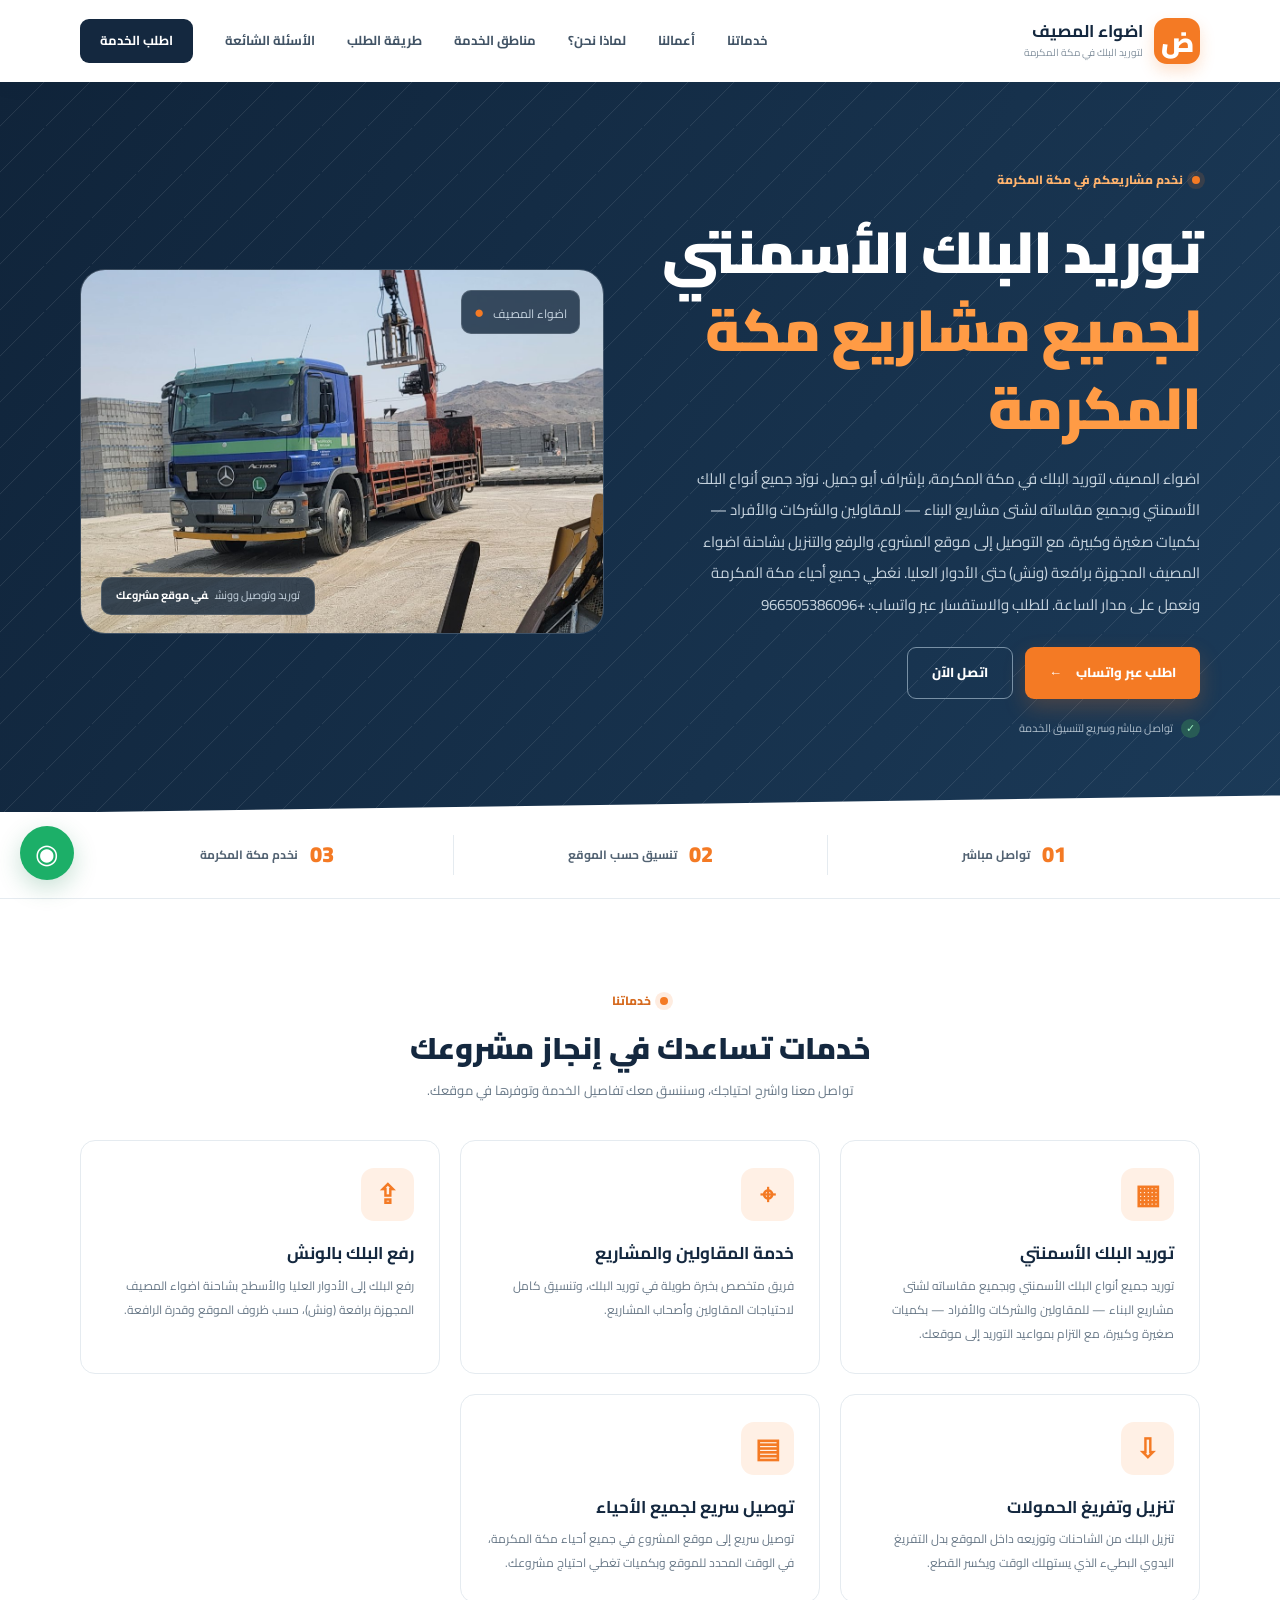
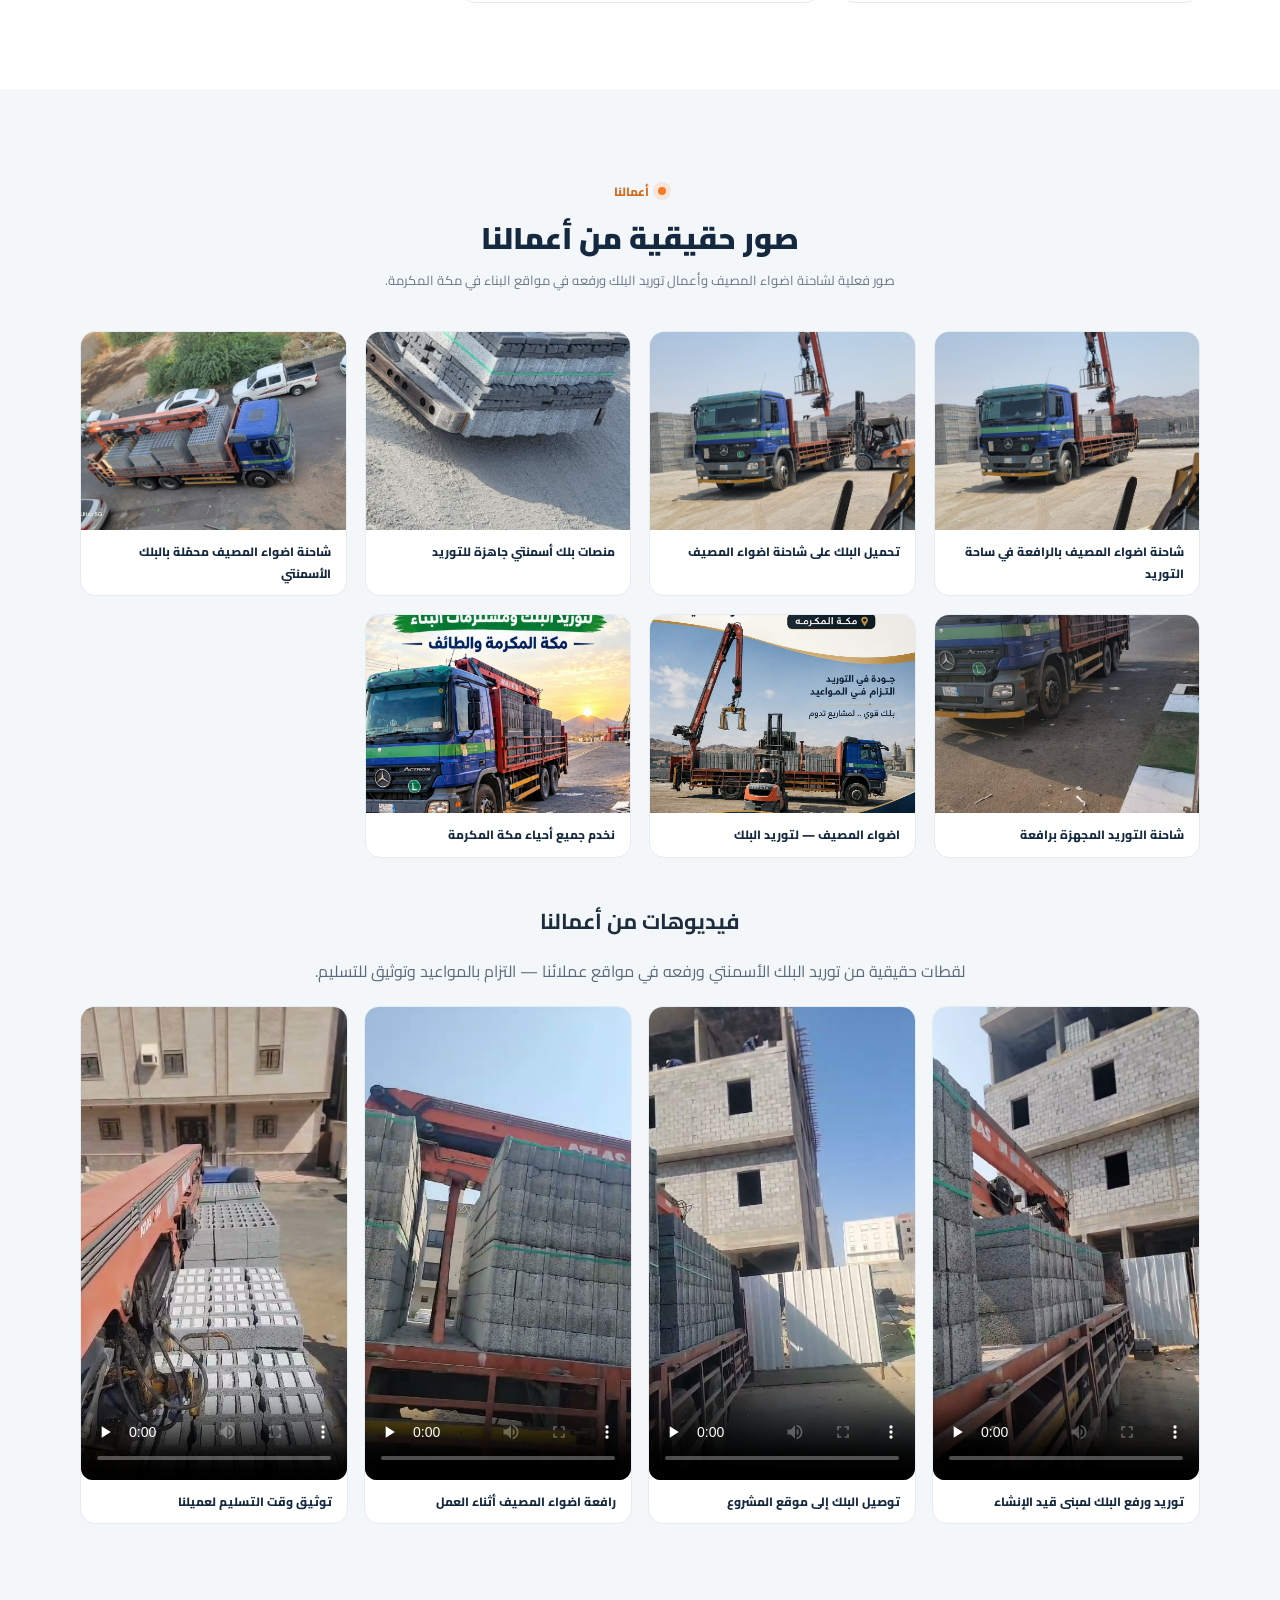
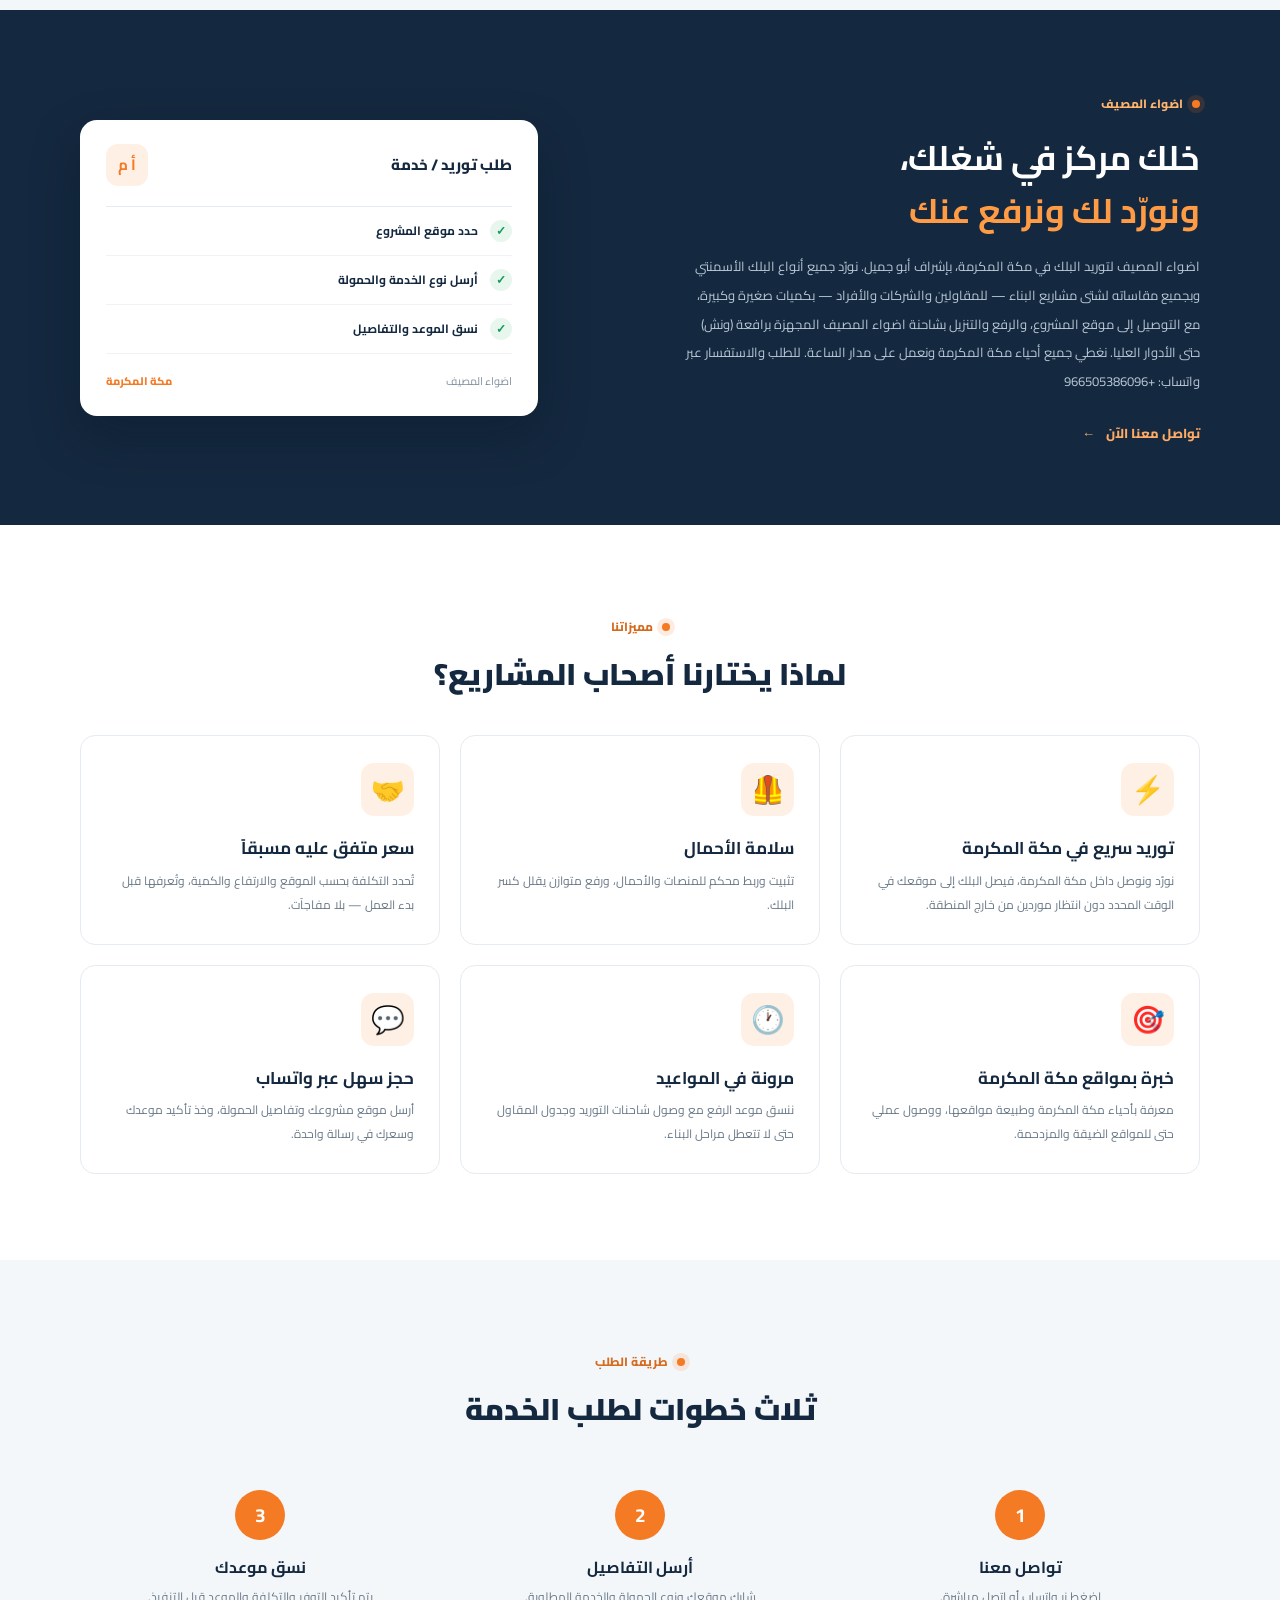
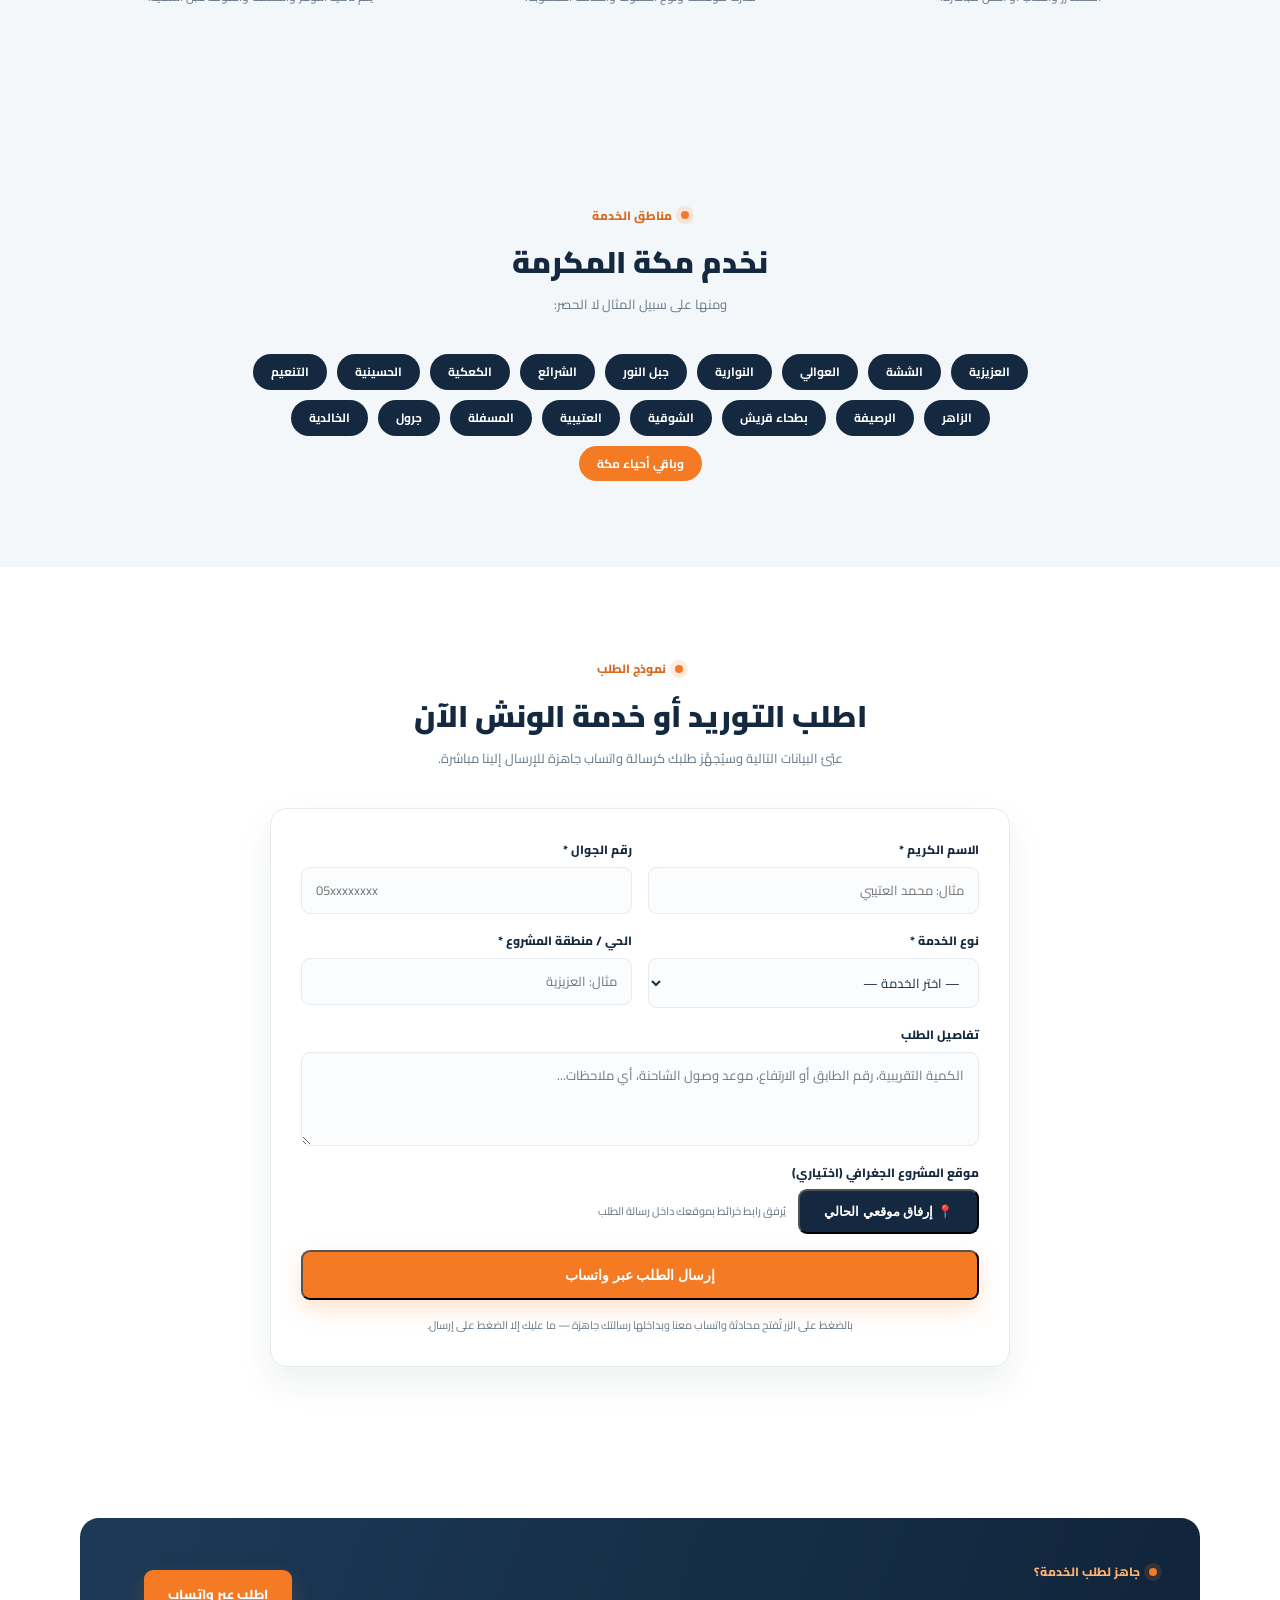
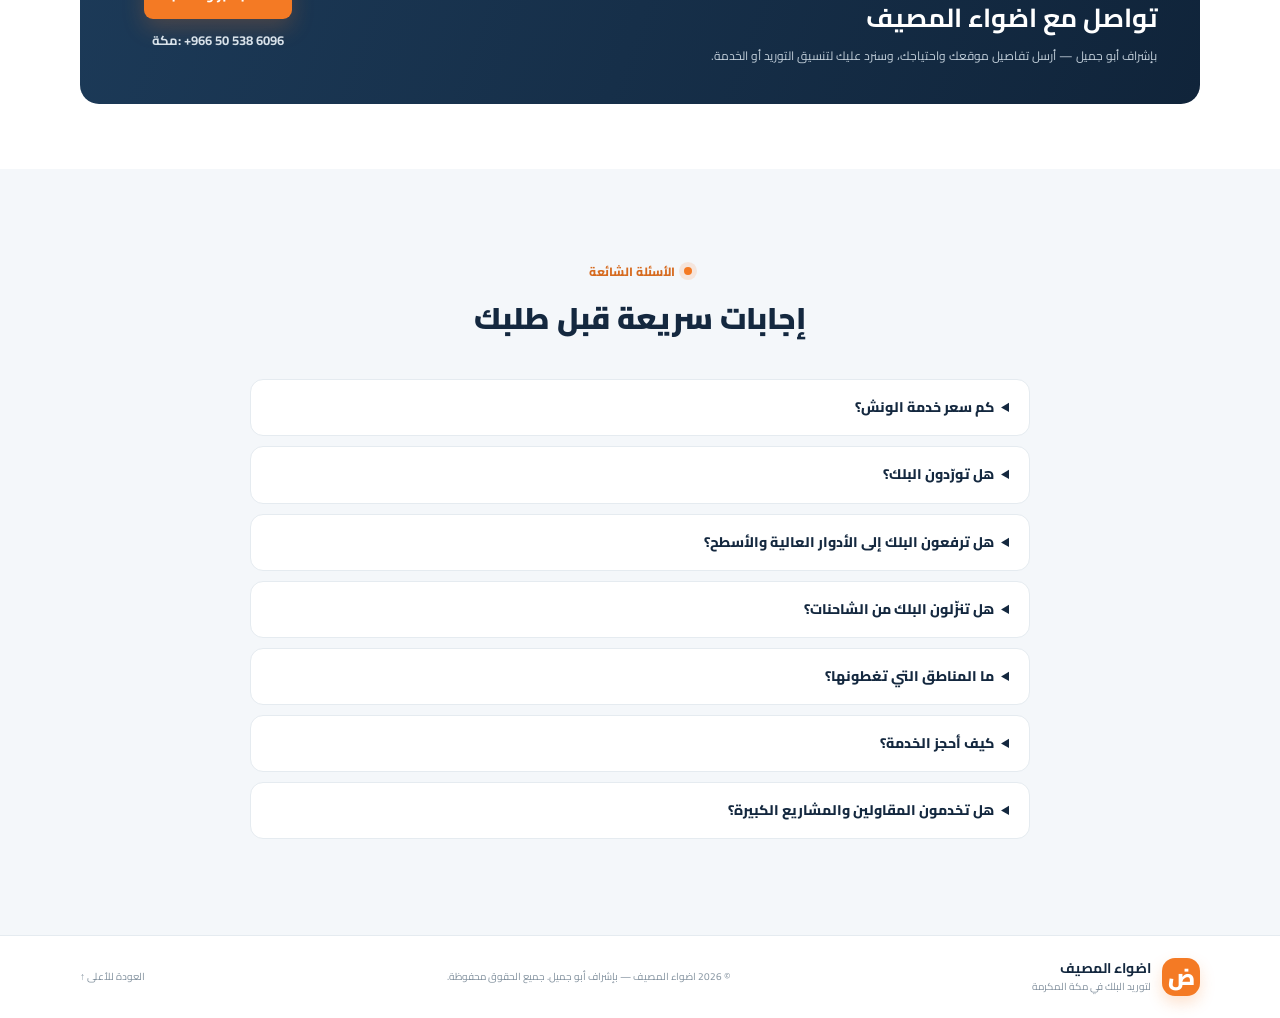
<file: index.html>
<!doctype html>
<html lang='ar' dir='rtl'>
<head>
  <meta name="msvalidate.01" content="478CF0C01145E19CC1BB8A340AFE0C32" />
  <meta charset='utf-8'>
  <meta name='viewport' content='width=device-width, initial-scale=1'>
  <meta name='theme-color' content='#14283f'>
  <meta name='description' content='اضواء المصيف لتوريد البلك في مكة المكرمة، بإشراف أبو جميل. نورّد جميع أنواع البلك الأسمنتي وبجميع مقاساته لشتى مشاريع البناء — للمقاولين والشركات والأفراد — بكميات صغيرة وكبيرة، مع التوصيل إلى موقع المشروع، والرفع والتنزيل بشاحنة اضواء المصيف المجهزة برافعة (ونش) حتى الأدوار العليا. نغطي جميع أحياء مكة المكرمة ونعمل على مدار الساعة. للطلب والاستفسار عبر واتساب: +966505386096'>
  <meta name='keywords' content='توريد بلك مكة, توريد بلك أسمنتي, اضواء المصيف, ونش بلك مكة, رفع بلك مكة, تنزيل بلك مكة, أبو جميل للبلك'>
  <meta name='robots' content='index, follow'>
  <meta name='google-site-verification' content='IcqSa-Stt09JOeMV_qFlIMoHM-eJDp5tiKHF7erNeuU'>
  <meta name='geo.region' content='SA-02'>
  <meta name='geo.placename' content='مكة المكرمة'>
  <link rel='canonical' href='https://jamalmorei043-hue.github.io/bin-marai-blocks/'>
  <meta property='og:type' content='website'>
  <meta property='og:locale' content='ar_SA'>
  <meta property='og:site_name' content='اضواء المصيف'>
  <meta property='og:title' content='اضواء المصيف | توريد البلك في مكة المكرمة'>
  <meta property='og:description' content='اضواء المصيف لتوريد البلك في مكة المكرمة، بإشراف أبو جميل. نورّد جميع أنواع البلك الأسمنتي وبجميع مقاساته لشتى مشاريع البناء — للمقاولين والشركات والأفراد — بكميات صغيرة وكبيرة، مع التوصيل إلى موقع المشروع، والرفع والتنزيل بشاحنة اضواء المصيف المجهزة برافعة (ونش) حتى الأدوار العليا. نغطي جميع أحياء مكة المكرمة ونعمل على مدار الساعة. للطلب والاستفسار عبر واتساب: +966505386096'>
  <meta property='og:url' content='https://jamalmorei043-hue.github.io/bin-marai-blocks/'>
  <meta property='og:image' content='https://jamalmorei043-hue.github.io/bin-marai-blocks/images/yard-1.jpg'>
  <meta name='twitter:card' content='summary_large_image'>
  <script type='application/ld+json'>
  {
    "@context": "https://schema.org",
    "@type": "LocalBusiness",
    "name": "اضواء المصيف",
    "description": "اضواء المصيف لتوريد البلك في مكة المكرمة، بإشراف أبو جميل. نورّد جميع أنواع البلك الأسمنتي وبجميع مقاساته لشتى مشاريع البناء — للمقاولين والشركات والأفراد — بكميات صغيرة وكبيرة، مع التوصيل إلى موقع المشروع، والرفع والتنزيل بشاحنة اضواء المصيف المجهزة برافعة (ونش) حتى الأدوار العليا. نغطي جميع أحياء مكة المكرمة ونعمل على مدار الساعة. للطلب والاستفسار عبر واتساب: +966505386096",
    "telephone": "+966505386096",
    "url": "https://jamalmorei043-hue.github.io/bin-marai-blocks/",
    "image": "https://jamalmorei043-hue.github.io/bin-marai-blocks/images/yard-1.jpg",
    "areaServed": [ { "@type": "City", "name": "مكة المكرمة" } ],
    "address": { "@type": "PostalAddress", "addressLocality": "مكة المكرمة", "addressCountry": "SA" },
    "priceRange": "حسب الموقع والحمولة والاتفاق المسبق"
  }
  </script>
  <title>اضواء المصيف | توريد البلك في مكة المكرمة</title>
  <link rel='preconnect' href='https://fonts.googleapis.com'>
  <link rel='preconnect' href='https://fonts.gstatic.com' crossorigin>
  <link href='https://fonts.googleapis.com/css2?family=Cairo:wght@400;500;600;700;800;900&display=swap' rel='stylesheet'>
  <link rel='stylesheet' href='style.css'>
</head>
<body>
  <header class='site-header'>
    <div class='container nav-wrap'>
      <a class='brand' href='#home' aria-label='اضواء المصيف - الرئيسية'>
        <span class='brand-mark'>ض</span>
        <span><strong>اضواء المصيف</strong><small>لتوريد البلك في مكة المكرمة</small></span>
      </a>
      <button class='menu-toggle' id='menuToggle' aria-label='فتح القائمة' aria-expanded='false'>☰</button>
      <nav id='mainNav' class='main-nav'>
        <a href='#services'>خدماتنا</a>
        <a href='#gallery'>أعمالنا</a>
        <a href='#why-us'>لماذا نحن؟</a>
        <a href='#areas'>مناطق الخدمة</a>
        <a href='#steps'>طريقة الطلب</a>
        <a href='#faq'>الأسئلة الشائعة</a>
        <a href='#order' class='nav-cta'>اطلب الخدمة</a>
      </nav>
    </div>
  </header>

  <main>
    <section class='hero' id='home'>
      <div class='hero-pattern'></div>
      <div class='container hero-grid'>
        <div class='hero-copy'>
          <span class='eyebrow'><i></i> نخدم مشاريعكم في مكة المكرمة</span>
          <h1>توريد البلك الأسمنتي<br><em>لجميع مشاريع مكة المكرمة</em></h1>
          <p>اضواء المصيف لتوريد البلك في مكة المكرمة، بإشراف أبو جميل. نورّد جميع أنواع البلك الأسمنتي وبجميع مقاساته لشتى مشاريع البناء — للمقاولين والشركات والأفراد — بكميات صغيرة وكبيرة، مع التوصيل إلى موقع المشروع، والرفع والتنزيل بشاحنة اضواء المصيف المجهزة برافعة (ونش) حتى الأدوار العليا. نغطي جميع أحياء مكة المكرمة ونعمل على مدار الساعة. للطلب والاستفسار عبر واتساب: +966505386096</p>
          <div class='hero-actions'>
            <a class='btn btn-orange' href='https://wa.me/966505386096' target='_blank' rel='noopener'>اطلب عبر واتساب <span>←</span></a>
            <a class='btn btn-outline' href='tel:+966505386096'>اتصل الآن</a>
          </div>
          <div class='hero-note'><span class='check'>✓</span> تواصل مباشر وسريع لتنسيق الخدمة</div>
        </div>
        <div class='hero-visual' aria-label='صورة حقيقية لشاحنة اضواء المصيف'>
          <div class='visual-glow'></div>
          <div class='visual-label'>اضواء المصيف <b>●</b></div>
          <img class='hero-photo' src='images/yard-1.jpg' alt='شاحنة اضواء المصيف المجهزة برافعة في ساحة توريد البلك بمكة المكرمة'>
          <div class='visual-caption'><span>توريد وتوصيل وونش</span><strong>في موقع مشروعك</strong></div>
        </div>
      </div>
      <div class='hero-bottom'></div>
    </section>

    <section class='trust-strip'>
      <div class='container trust-items'>
        <div><b>01</b><span>تواصل مباشر</span></div>
        <div><b>02</b><span>تنسيق حسب الموقع</span></div>
        <div><b>03</b><span>نخدم مكة المكرمة</span></div>
      </div>
    </section>

    <section class='section' id='services'>
      <div class='container'>
        <div class='section-heading'>
          <span class='eyebrow dark'><i></i> خدماتنا</span>
          <h2>خدمات تساعدك في إنجاز مشروعك</h2>
          <p>تواصل معنا واشرح احتياجك، وسننسق معك تفاصيل الخدمة وتوفرها في موقعك.</p>
        </div>
        <div class='service-grid'>
          <article class='service-card'>
            <div class='service-icon'>▦</div><h3>توريد البلك الأسمنتي</h3>
            <p>توريد جميع أنواع البلك الأسمنتي وبجميع مقاساته لشتى مشاريع البناء — للمقاولين والشركات والأفراد — بكميات صغيرة وكبيرة، مع التزام بمواعيد التوريد إلى موقعك.</p>
          </article>
          <article class='service-card'>
            <div class='service-icon'>⌖</div><h3>خدمة المقاولين والمشاريع</h3>
            <p>فريق متخصص بخبرة طويلة في توريد البلك، وتنسيق كامل لاحتياجات المقاولين وأصحاب المشاريع.</p>
          </article>
          <article class='service-card'>
            <div class='service-icon'>⇪</div><h3>رفع البلك بالونش</h3>
            <p>رفع البلك إلى الأدوار العليا والأسطح بشاحنة اضواء المصيف المجهزة برافعة (ونش)، حسب ظروف الموقع وقدرة الرافعة.</p>
          </article>
          <article class='service-card'>
            <div class='service-icon'>⇩</div><h3>تنزيل وتفريغ الحمولات</h3>
            <p>تنزيل البلك من الشاحنات وتوزيعه داخل الموقع بدل التفريغ اليدوي البطيء الذي يستهلك الوقت ويكسر القطع.</p>
          </article>
          <article class='service-card'>
            <div class='service-icon'>▤</div><h3>توصيل سريع لجميع الأحياء</h3>
            <p>توصيل سريع إلى موقع المشروع في جميع أحياء مكة المكرمة، في الوقت المحدد للموقع وبكميات تغطي احتياج مشروعك.</p>
          </article>
        </div>
      </div>
    </section>

    <section class='section gallery-section' id='gallery'>
      <div class='container'>
        <div class='section-heading'>
          <span class='eyebrow dark'><i></i> أعمالنا</span>
          <h2>صور حقيقية من أعمالنا</h2>
          <p>صور فعلية لشاحنة اضواء المصيف وأعمال توريد البلك ورفعه في مواقع البناء في مكة المكرمة.</p>
        </div>
        <div class='gallery-grid'>
          <figure class='gallery-item'>
            <img src='images/yard-1.jpg' alt='شاحنة اضواء المصيف بالرافعة في ساحة توريد البلك' loading='lazy'>
            <figcaption>شاحنة اضواء المصيف بالرافعة في ساحة التوريد</figcaption>
          </figure>
          <figure class='gallery-item'>
            <img src='images/yard-2.jpg' alt='تحميل البلك الأسمنتي بالرافعة الشوكية على شاحنة اضواء المصيف' loading='lazy'>
            <figcaption>تحميل البلك على شاحنة اضواء المصيف</figcaption>
          </figure>
          <figure class='gallery-item'>
            <img src='images/yard-pallet.jpg' alt='منصات بلك أسمنتي مربوطة جاهزة للتوريد' loading='lazy'>
            <figcaption>منصات بلك أسمنتي جاهزة للتوريد</figcaption>
          </figure>
          <figure class='gallery-item'>
            <img src='images/truck-top.jpg' alt='شاحنة اضواء المصيف محملة بالبلك الأسمنتي' loading='lazy'>
            <figcaption>شاحنة اضواء المصيف محمّلة بالبلك الأسمنتي</figcaption>
          </figure>
          <figure class='gallery-item'>
            <img src='images/truck-front.jpg' alt='شاحنة توريد البلك المجهزة برافعة' loading='lazy'>
            <figcaption>شاحنة التوريد المجهزة برافعة</figcaption>
          </figure>
          <figure class='gallery-item'>
            <img src='images/flyer-1.jpg' alt='اضواء المصيف لتوريد البلك — مكة المكرمة' loading='lazy'>
            <figcaption>اضواء المصيف — لتوريد البلك</figcaption>
          </figure>
          <figure class='gallery-item'>
            <img src='images/poster-taif.jpg' alt='اضواء المصيف لتوريد البلك — مكة المكرمة' loading='lazy'>
            <figcaption>نخدم جميع أحياء مكة المكرمة</figcaption>
          </figure>
        </div>
        <div class='video-head'>
          <h3>فيديوهات من أعمالنا</h3>
          <p>لقطات حقيقية من توريد البلك الأسمنتي ورفعه في مواقع عملائنا — التزام بالمواعيد وتوثيق للتسليم.</p>
        </div>
        <div class='video-grid'>
          <figure class='gallery-item'>
            <video controls preload='none' poster='videos/poster-1.jpg' playsinline><source src='videos/work-1.mp4' type='video/mp4'></video>
            <figcaption>توريد ورفع البلك لمبنى قيد الإنشاء</figcaption>
          </figure>
          <figure class='gallery-item'>
            <video controls preload='none' poster='videos/poster-2.jpg' playsinline><source src='videos/work-2.mp4' type='video/mp4'></video>
            <figcaption>توصيل البلك إلى موقع المشروع</figcaption>
          </figure>
          <figure class='gallery-item'>
            <video controls preload='none' poster='videos/poster-3.jpg' playsinline><source src='videos/work-3.mp4' type='video/mp4'></video>
            <figcaption>رافعة اضواء المصيف أثناء العمل</figcaption>
          </figure>
          <figure class='gallery-item'>
            <video controls preload='none' poster='videos/poster-4.jpg' playsinline><source src='videos/work-4.mp4' type='video/mp4'></video>
            <figcaption>توثيق وقت التسليم لعميلنا</figcaption>
          </figure>
        </div>
      </div>
    </section>

    <section class='why-section' id='why-us'>
      <div class='container why-grid'>
        <div>
          <span class='eyebrow'><i></i> اضواء المصيف</span>
          <h2>خلك مركز في شغلك،<br><em>ونورّد لك ونرفع عنك</em></h2>
          <p>اضواء المصيف لتوريد البلك في مكة المكرمة، بإشراف أبو جميل. نورّد جميع أنواع البلك الأسمنتي وبجميع مقاساته لشتى مشاريع البناء — للمقاولين والشركات والأفراد — بكميات صغيرة وكبيرة، مع التوصيل إلى موقع المشروع، والرفع والتنزيل بشاحنة اضواء المصيف المجهزة برافعة (ونش) حتى الأدوار العليا. نغطي جميع أحياء مكة المكرمة ونعمل على مدار الساعة. للطلب والاستفسار عبر واتساب: +966505386096</p>
          <a class='text-link' href='https://wa.me/966505386096' target='_blank' rel='noopener'>تواصل معنا الآن <span>←</span></a>
        </div>
        <div class='why-panel'>
          <div class='panel-top'><span>طلب توريد / خدمة</span><b>أ م</b></div>
          <div class='panel-line'><i>✓</i><span>حدد موقع المشروع</span></div>
          <div class='panel-line'><i>✓</i><span>أرسل نوع الخدمة والحمولة</span></div>
          <div class='panel-line'><i>✓</i><span>نسق الموعد والتفاصيل</span></div>
          <div class='panel-foot'>اضواء المصيف <span>مكة المكرمة</span></div>
        </div>
      </div>
    </section>

    <section class='section features-section' id='features'>
      <div class='container'>
        <div class='section-heading'>
          <span class='eyebrow dark'><i></i> مميزاتنا</span>
          <h2>لماذا يختارنا أصحاب المشاريع؟</h2>
        </div>
        <div class='service-grid'>
          <article class='service-card'>
            <div class='service-icon'>⚡</div><h3>توريد سريع في مكة المكرمة</h3>
            <p>نورّد ونوصل داخل مكة المكرمة، فيصل البلك إلى موقعك في الوقت المحدد دون انتظار موردين من خارج المنطقة.</p>
          </article>
          <article class='service-card'>
            <div class='service-icon'>🦺</div><h3>سلامة الأحمال</h3>
            <p>تثبيت وربط محكم للمنصات والأحمال، ورفع متوازن يقلل كسر البلك.</p>
          </article>
          <article class='service-card'>
            <div class='service-icon'>🤝</div><h3>سعر متفق عليه مسبقاً</h3>
            <p>تُحدد التكلفة بحسب الموقع والارتفاع والكمية، وتُعرفها قبل بدء العمل — بلا مفاجآت.</p>
          </article>
          <article class='service-card'>
            <div class='service-icon'>🎯</div><h3>خبرة بمواقع مكة المكرمة</h3>
            <p>معرفة بأحياء مكة المكرمة وطبيعة مواقعها، ووصول عملي حتى للمواقع الضيقة والمزدحمة.</p>
          </article>
          <article class='service-card'>
            <div class='service-icon'>🕐</div><h3>مرونة في المواعيد</h3>
            <p>ننسق موعد الرفع مع وصول شاحنات التوريد وجدول المقاول حتى لا تتعطل مراحل البناء.</p>
          </article>
          <article class='service-card'>
            <div class='service-icon'>💬</div><h3>حجز سهل عبر واتساب</h3>
            <p>أرسل موقع مشروعك وتفاصيل الحمولة، وخذ تأكيد موعدك وسعرك في رسالة واحدة.</p>
          </article>
        </div>
      </div>
    </section>

    <section class='section steps-section' id='steps'>
      <div class='container'>
        <div class='section-heading'>
          <span class='eyebrow dark'><i></i> طريقة الطلب</span>
          <h2>ثلاث خطوات لطلب الخدمة</h2>
        </div>
        <div class='steps'>
          <div class='step'><b>1</b><h3>تواصل معنا</h3><p>اضغط زر واتساب أو اتصل مباشرة.</p></div>
          <div class='step'><b>2</b><h3>أرسل التفاصيل</h3><p>شارك موقعك ونوع الحمولة والخدمة المطلوبة.</p></div>
          <div class='step'><b>3</b><h3>نسق موعدك</h3><p>يتم تأكيد التوفر والتكلفة والموعد قبل التنفيذ.</p></div>
        </div>
      </div>
    </section>

    <section class='section areas-section' id='areas'>
      <div class='container'>
        <div class='section-heading'>
          <span class='eyebrow dark'><i></i> مناطق الخدمة</span>
          <h2>نخدم مكة المكرمة</h2>
          <p>ومنها على سبيل المثال لا الحصر:</p>
        </div>
        <div class='chips'>
          <span class='chip'>العزيزية</span><span class='chip'>الششة</span><span class='chip'>العوالي</span>
          <span class='chip'>النوارية</span><span class='chip'>جبل النور</span><span class='chip'>الشرائع</span>
          <span class='chip'>الكعكية</span><span class='chip'>الحسينية</span><span class='chip'>التنعيم</span>
          <span class='chip'>الزاهر</span><span class='chip'>الرصيفة</span><span class='chip'>بطحاء قريش</span>
          <span class='chip'>الشوقية</span><span class='chip'>العتيبية</span><span class='chip'>المسفلة</span>
          <span class='chip'>جرول</span><span class='chip'>الخالدية</span><span class='chip accent'>وباقي أحياء مكة</span>
        </div>
      </div>
    </section>

    <section class='section order-section' id='order'>
      <div class='container'>
        <div class='section-heading'>
          <span class='eyebrow dark'><i></i> نموذج الطلب</span>
          <h2>اطلب التوريد أو خدمة الونش الآن</h2>
          <p>عبّئ البيانات التالية وسيُجهَّز طلبك كرسالة واتساب جاهزة للإرسال إلينا مباشرة.</p>
        </div>
        <form class='order-form' id='orderForm' novalidate>
          <div class='form-field'>
            <label for='fName'>الاسم الكريم *</label>
            <input type='text' id='fName' placeholder='مثال: محمد العتيبي' required autocomplete='name'>
          </div>
          <div class='form-field'>
            <label for='fPhone'>رقم الجوال *</label>
            <input type='tel' id='fPhone' placeholder='05xxxxxxxx' required autocomplete='tel' inputmode='tel'>
          </div>
          <div class='form-field'>
            <label for='fService'>نوع الخدمة *</label>
            <select id='fService' required>
              <option value=''>— اختر الخدمة —</option>
              <option>توريد بلك أسمنتي</option>
              <option>رفع بلك لأدوار علوية</option>
              <option>تنزيل بلك من شاحنة</option>
              <option>تفريغ شاحنة كاملة</option>
              <option>خدمة مشروع / مقاول</option>
              <option>أخرى</option>
            </select>
          </div>
          <div class='form-field'>
            <label for='fArea'>الحي / منطقة المشروع *</label>
            <input type='text' id='fArea' placeholder='مثال: العزيزية' required>
          </div>
          <div class='form-field wide'>
            <label for='fDetails'>تفاصيل الطلب</label>
            <textarea id='fDetails' rows='3' placeholder='الكمية التقريبية، رقم الطابق أو الارتفاع، موعد وصول الشاحنة، أي ملاحظات...'></textarea>
          </div>
          <div class='form-field wide'>
            <label>موقع المشروع الجغرافي (اختياري)</label>
            <div class='geo-row'>
              <button type='button' class='btn btn-navy' id='geoBtn'>📍 إرفاق موقعي الحالي</button>
              <span class='geo-status' id='geoStatus'>يُرفق رابط خرائط بموقعك داخل رسالة الطلب</span>
            </div>
          </div>
          <p class='form-error' id='formError' role='alert' hidden></p>
          <button type='submit' class='btn btn-orange submit-btn'>إرسال الطلب عبر واتساب</button>
          <p class='form-note'>بالضغط على الزر تُفتح محادثة واتساب معنا وبداخلها رسالتك جاهزة — ما عليك إلا الضغط على إرسال.</p>
        </form>
      </div>
    </section>

    <section class='contact-section' id='contact'>
      <div class='container contact-box'>
        <div><span class='eyebrow'><i></i> جاهز لطلب الخدمة؟</span><h2>تواصل مع اضواء المصيف</h2><p>بإشراف أبو جميل — أرسل تفاصيل موقعك واحتياجك، وسنرد عليك لتنسيق التوريد أو الخدمة.</p></div>
        <div class='contact-actions'>
          <a class='btn btn-orange' href='https://wa.me/966505386096' target='_blank' rel='noopener'>اطلب عبر واتساب</a>
          <a class='phone-link' href='tel:+966505386096'>مكة: ‎+966 50 538 6096</a>
        </div>
      </div>
    </section>
    <section class='section faq-section' id='faq'>
      <div class='container'>
        <div class='section-heading'>
          <span class='eyebrow dark'><i></i> الأسئلة الشائعة</span>
          <h2>إجابات سريعة قبل طلبك</h2>
        </div>
        <div class='faq-list'>
          <details>
            <summary>كم سعر خدمة الونش؟</summary>
            <p>يعتمد السعر على موقع المشروع داخل مكة المكرمة، وارتفاع الرفع، وكمية البلك. أرسل تفاصيل طلبك وموقعك عبر النموذج أو واتساب وستصلك التكلفة المتفق عليها قبل بدء العمل.</p>
          </details>
          <details>
            <summary>هل تورّدون البلك؟</summary>
            <p>نعم، اضواء المصيف تورّد جميع أنواع البلك الأسمنتي وبجميع مقاساته لشتى مشاريع البناء في مكة المكرمة — للمقاولين والشركات والأفراد — بكميات صغيرة وكبيرة، مع التوصيل إلى موقع المشروع.</p>
          </details>
          <details>
            <summary>هل ترفعون البلك إلى الأدوار العالية والأسطح؟</summary>
            <p>نعم، نرفع البلك إلى الأدوار العلوية والأسطح بحسب ارتفاع المبنى وقدرة الونش وظروف الموقع، مع تثبيت آمن للحمولة.</p>
          </details>
          <details>
            <summary>هل تنزّلون البلك من الشاحنات؟</summary>
            <p>نعم، ننزّل حمولات الشاحنات من البلك ونوزعها في الموقع، بدل التفريغ اليدوي الذي يستهلك الوقت ويكسر القطع.</p>
          </details>
          <details>
            <summary>ما المناطق التي تغطونها؟</summary>
            <p>نغطي جميع أحياء مكة المكرمة: العزيزية، الششة، العوالي، الشرائع، الكعكية، النوارية، الشوقية وغيرها، ونعمل على مدار الساعة.</p>
          </details>
          <details>
            <summary>كيف أحجز الخدمة؟</summary>
            <p>عبّئ نموذج الطلب في هذه الصفحة أو راسلنا واتساب مباشرة على +966 50 538 6096 مع موقع المشروع وتفاصيل الحمولة، وسنؤكد لك الموعد والسعر.</p>
          </details>
          <details>
            <summary>هل تخدمون المقاولين والمشاريع الكبيرة؟</summary>
            <p>نعم، نخدم الأفراد والمقاولين في مكة المكرمة، ويمكن تنسيق توريدات متكررة حسب مراحل البناء ومواعيد وصول الشاحنات.</p>
          </details>
        </div>
      </div>
    </section>
  </main>

  <footer class='footer'>
    <div class='container footer-inner'><a class='brand footer-brand' href='#home'><span class='brand-mark'>ض</span><span><strong>اضواء المصيف</strong><small>لتوريد البلك في مكة المكرمة</small></span></a><p>© <span id='year'></span> اضواء المصيف — بإشراف أبو جميل. جميع الحقوق محفوظة.</p><a href='#home'>العودة للأعلى ↑</a></div>
  </footer>

  <a class='floating-wa' href='https://wa.me/966505386096' target='_blank' rel='noopener' aria-label='تواصل عبر واتساب'>◉</a>
  <script src='script.js'></script>
</body>
</html>
</file>
<file: style.css>
@import url('https://fonts.googleapis.com/css2?family=Cairo:wght@400;500;600;700;800;900&display=swap');
:root{--navy:#14283f;--navy2:#1c3855;--orange:#f47a24;--orange2:#ff9b45;--ink:#1d2d3d;--muted:#687887;--pale:#f4f7fa;--white:#fff;--line:#e5ebf0}
*{box-sizing:border-box}html{scroll-behavior:smooth}body{margin:0;font-family:'Cairo',Tahoma,sans-serif;color:var(--ink);line-height:1.8}a{text-decoration:none;color:inherit}.container{width:min(1120px,calc(100% - 40px));margin:auto}
.site-header{height:82px;background:#fff;display:flex;align-items:center;position:sticky;top:0;z-index:20;box-shadow:0 3px 20px #14283f0d}.nav-wrap,.brand,.main-nav{display:flex;align-items:center}.nav-wrap{justify-content:space-between}.brand{gap:11px}.brand-mark{width:46px;height:46px;border-radius:13px;background:var(--orange);color:#fff;display:grid;place-items:center;font-weight:900;font-size:27px;box-shadow:0 7px 15px #f47a2438}.brand strong,.brand small{display:block}.brand strong{font-size:17px;color:var(--navy);line-height:1.4}.brand small{font-size:10px;color:#82909d}.main-nav{gap:32px;font-size:13px;font-weight:700;color:#425466}.main-nav a:hover{color:var(--orange)}.main-nav .nav-cta{background:var(--navy);color:#fff;padding:10px 20px;border-radius:9px}.menu-toggle{display:none;border:0;background:var(--pale);padding:8px 12px;border-radius:8px;font-size:22px}
.hero{background:linear-gradient(115deg,#10243a,#1b3a58);color:#fff;position:relative;overflow:hidden;padding:82px 0 74px}.hero-pattern{position:absolute;inset:0;opacity:.11;background-image:linear-gradient(135deg,transparent 47%,#fff 48%,transparent 49%);background-size:46px 46px}.hero-grid{position:relative;display:grid;grid-template-columns:1.02fr .98fr;align-items:center;gap:50px}.eyebrow{display:inline-flex;align-items:center;gap:9px;color:#ffb36d;font-size:12px;font-weight:800}.eyebrow i{width:8px;height:8px;background:var(--orange);border-radius:50%;box-shadow:0 0 0 5px #f47a2424}.eyebrow.dark{color:#d66b20}.hero h1{font-size:clamp(36px,5vw,58px);line-height:1.35;margin:20px 0 14px;font-weight:900;letter-spacing:-1.5px}.hero h1 em,.why-section h2 em{font-style:normal;color:#ff9b45}.hero-copy>p{max-width:510px;color:#c5d2dd;font-size:15px;line-height:2.1}.hero-copy>p strong{color:#fff}.hero-actions{display:flex;gap:12px;margin-top:27px;flex-wrap:wrap}.btn{display:inline-flex;justify-content:center;align-items:center;gap:14px;padding:13px 24px;border-radius:9px;font-size:13px;font-weight:800;transition:.2s}.btn:hover{transform:translateY(-2px)}.btn-orange{background:var(--orange);color:#fff;box-shadow:0 9px 22px #f47a2438}.btn-outline{border:1px solid #7890a5;color:#fff}.hero-note{margin-top:20px;color:#aebdca;font-size:11px}.check{display:inline-grid;place-items:center;width:19px;height:19px;border-radius:50%;background:#285b55;color:#9ef0c1;margin-left:6px}
.hero-visual{min-height:365px;border:1px solid #ffffff22;border-radius:25px;background:linear-gradient(145deg,#ffffff12,#ffffff04);position:relative;display:grid;place-items:center;overflow:hidden}.visual-glow{position:absolute;width:300px;height:300px;border-radius:50%;background:#f47a2422;filter:blur(35px)}.crane-art{width:100%;max-width:590px;position:relative;z-index:1}.visual-label{position:absolute;top:20px;right:23px;color:#c5d3df;font-size:12px}.visual-label b{color:var(--orange);font-size:17px;margin-right:6px}.visual-caption{position:absolute;bottom:18px;left:20px;background:#10243ac9;border:1px solid #ffffff25;border-radius:10px;padding:8px 14px;font-size:11px;color:#c7d4df}.visual-caption strong{color:#fff;margin-right:7px}.hero-bottom{position:absolute;bottom:-1px;left:0;right:0;height:18px;background:#fff;clip-path:polygon(0 100%,100% 100%,100% 0,0 100%)}
.trust-strip{background:#fff;border-bottom:1px solid var(--line)}.trust-items{display:grid;grid-template-columns:repeat(3,1fr);padding:23px 0}.trust-items>div{display:flex;align-items:center;justify-content:center;gap:12px;border-left:1px solid var(--line)}.trust-items>div:last-child{border:0}.trust-items b{font-size:22px;color:var(--orange);font-weight:900}.trust-items span{font-size:12px;font-weight:700;color:#536373}
.section{padding:86px 0}.section-heading{text-align:center;max-width:620px;margin:0 auto 38px}.section-heading h2{font-size:30px;line-height:1.5;color:var(--navy);margin:12px 0 8px;font-weight:900}.section-heading p{font-size:13px;color:var(--muted);margin:0}.service-grid{display:grid;grid-template-columns:repeat(3,1fr);gap:20px}.service-card{border:1px solid var(--line);border-radius:15px;padding:27px 25px;background:#fff;transition:.25s}.service-card:hover{transform:translateY(-5px);box-shadow:0 16px 35px #14283f12;border-color:#f3c49f}.service-icon{width:53px;height:53px;border-radius:13px;background:#fff0e5;color:var(--orange);display:grid;place-items:center;font-size:27px;font-weight:900}.service-card h3{color:var(--navy);font-size:17px;margin:17px 0 5px}.service-card p{color:var(--muted);font-size:12px;line-height:2;margin:0}
.why-section{background:var(--navy);color:#fff;padding:78px 0}.why-grid{display:grid;grid-template-columns:1fr .8fr;gap:90px;align-items:center}.why-section h2{font-size:34px;line-height:1.55;margin:15px 0}.why-section p{font-size:13px;color:#b9c8d5;line-height:2.2;max-width:520px}.text-link{display:inline-block;margin-top:14px;color:#ffab65;font-size:13px;font-weight:800}.text-link span{margin-right:8px}.why-panel{background:#fff;color:var(--navy);border-radius:17px;padding:24px 26px;box-shadow:0 20px 50px #07152255}.panel-top{display:flex;justify-content:space-between;align-items:center;padding-bottom:20px;border-bottom:1px solid var(--line);font-size:15px;font-weight:800}.panel-top b{display:grid;place-items:center;background:#fff0e5;color:var(--orange);width:42px;height:42px;border-radius:12px}.panel-line{display:flex;align-items:center;gap:12px;padding:13px 0;font-size:12px;font-weight:700;border-bottom:1px solid #f0f3f5}.panel-line i{font-style:normal;background:#e7f7ee;color:#16985c;width:22px;height:22px;border-radius:50%;display:grid;place-items:center}.panel-foot{display:flex;justify-content:space-between;margin-top:18px;font-size:11px;color:#80909e}.panel-foot span{color:var(--orange);font-weight:800}
.steps-section{background:var(--pale)}.steps{display:grid;grid-template-columns:repeat(3,1fr);gap:20px}.step{text-align:center;padding:20px}.step>b{display:grid;place-items:center;width:50px;height:50px;margin:0 auto 13px;border-radius:50%;background:var(--orange);color:#fff;font-size:19px}.step h3{font-size:16px;color:var(--navy);margin:0 0 4px}.step p{font-size:12px;color:var(--muted);margin:0}
.contact-section{padding:65px 0;background:#fff}.contact-box{background:linear-gradient(110deg,#1c3a58,#10243a);border-radius:19px;padding:38px 43px;color:#fff;display:flex;align-items:center;justify-content:space-between;gap:30px}.contact-box h2{font-size:26px;margin:10px 0 3px}.contact-box p{font-size:12px;color:#c2cfda;margin:0}.contact-actions{display:flex;flex-direction:column;align-items:center;gap:10px;min-width:190px}.phone-link{font-size:13px;color:#d8e1e9;font-weight:700;direction:ltr}
.footer{border-top:1px solid var(--line);padding:22px 0}.footer-inner{display:flex;align-items:center;justify-content:space-between;gap:20px}.footer-brand .brand-mark{width:38px;height:38px;font-size:22px}.footer-brand strong{font-size:14px}.footer p,.footer-inner>a:last-child{font-size:10px;color:#81909d}.floating-wa{position:fixed;bottom:20px;left:20px;z-index:15;width:54px;height:54px;border-radius:50%;background:#1caf68;color:#fff;display:grid;place-items:center;font-size:27px;box-shadow:0 8px 24px #0c7b453b}
@media(max-width:800px){.hero-grid{grid-template-columns:1fr;gap:30px}.hero{padding:60px 0}.hero-visual{min-height:290px}.crane-art{max-width:500px}.why-grid{gap:35px}.main-nav{gap:17px}.contact-box{padding:30px;}}
@media(max-width:640px){.container{width:min(100% - 30px,520px)}.site-header{height:70px}.menu-toggle{display:block}.main-nav{display:none;position:absolute;top:70px;right:0;left:0;background:#fff;padding:16px 22px 22px;box-shadow:0 12px 18px #14283f12;flex-direction:column;align-items:stretch;gap:12px}.main-nav.open{display:flex}.main-nav a{padding:8px}.main-nav .nav-cta{text-align:center}.brand-mark{width:40px;height:40px}.brand strong{font-size:15px}.hero h1{font-size:39px}.hero-copy>p{font-size:13px}.hero-visual{min-height:245px}.trust-items{padding:17px 0}.trust-items>div{gap:6px;flex-direction:column}.trust-items b{font-size:17px}.trust-items span{font-size:10px}.section{padding:62px 0}.section-heading h2{font-size:24px}.service-grid,.steps{grid-template-columns:1fr;gap:12px}.service-card{padding:22px}.why-grid{grid-template-columns:1fr}.why-section{padding:60px 0}.why-section h2{font-size:29px}.contact-box{display:block;padding:27px 22px}.contact-box h2{font-size:22px}.contact-actions{align-items:stretch;margin-top:22px}.footer-inner{flex-wrap:wrap}.footer p{order:3;width:100%;margin:0}.footer-inner>a:last-child{margin-right:auto}}

/* ===== أقسام مضافة: المعرض، المناطق، النموذج، الأسئلة ===== */
.gallery-section{background:var(--pale)}
.gallery-grid{display:grid;grid-template-columns:repeat(4,1fr);gap:18px}
.gallery-item{margin:0;border:1px solid var(--line);border-radius:15px;overflow:hidden;background:#fff}
.gallery-item img{width:100%;aspect-ratio:4/3;object-fit:cover;display:block}
.gallery-item figcaption{padding:11px 15px;font-size:12px;font-weight:800;color:var(--navy)}
.features-section{background:#fff}
.areas-section{background:var(--pale)}
.chips{display:flex;flex-wrap:wrap;gap:10px;justify-content:center;max-width:820px;margin:0 auto}
.chip{background:var(--navy);color:#fff;border-radius:999px;padding:7px 18px;font-size:12px;font-weight:700}
.chip.accent{background:var(--orange)}
.order-section{background:#fff}
.order-form{max-width:740px;margin:0 auto;border:1px solid var(--line);border-radius:17px;padding:30px;display:grid;grid-template-columns:1fr 1fr;gap:16px;background:#fff;box-shadow:0 16px 35px #14283f12}
.form-field{display:flex;flex-direction:column;gap:6px}
.form-field.wide{grid-column:1/-1}
.form-field label{font-size:12px;font-weight:800;color:var(--navy)}
.form-field input,.form-field select,.form-field textarea{font:inherit;font-size:13px;padding:11px 14px;border:1.5px solid var(--line);border-radius:9px;background:#fbfcfe;color:var(--ink)}
.form-field input:focus,.form-field select:focus,.form-field textarea:focus{outline:none;border-color:var(--orange);background:#fff}
.geo-row{display:flex;align-items:center;gap:12px;flex-wrap:wrap}
.btn-navy{background:var(--navy);color:#fff}
.btn-navy.attached{background:#16985c}
.geo-status{font-size:11px;color:var(--muted)}
.form-error{grid-column:1/-1;background:#fdecec;color:#b3261e;border:1px solid #f5c6c2;border-radius:9px;padding:9px 14px;font-size:12px;margin:0}
.submit-btn{grid-column:1/-1;font-size:14px;padding:15px}
.form-note{grid-column:1/-1;text-align:center;font-size:11px;color:var(--muted);margin:0}
.faq-section{background:var(--pale)}
.faq-list{max-width:780px;margin:0 auto}
.faq-list details{background:#fff;border:1px solid var(--line);border-radius:13px;padding:15px 20px;margin-bottom:10px}
.faq-list summary{cursor:pointer;font-weight:800;color:var(--navy);font-size:14px}
.faq-list details p{color:var(--muted);font-size:12px;margin:8px 0 0;line-height:2}
@media(max-width:800px){.gallery-grid{grid-template-columns:repeat(2,1fr)}}
@media(max-width:640px){.gallery-grid{grid-template-columns:1fr}.order-form{grid-template-columns:1fr;padding:22px}}

/* ===== فيديوهات الأعمال ===== */
.video-head{margin-top:44px;text-align:center}
.video-head h3{font-size:1.35rem;margin-bottom:6px}
.video-head p{color:#5a6b7a}
.video-grid{display:grid;grid-template-columns:repeat(4,1fr);gap:16px;margin-top:20px}
.video-grid video{width:100%;aspect-ratio:9/16;object-fit:cover;border-radius:12px;background:#0d1b29;display:block}
@media (max-width:900px){.video-grid{grid-template-columns:repeat(2,1fr)}}

/* ===== صورة البطل الحقيقية ===== */
.hero-photo{position:absolute;inset:0;width:100%;height:100%;object-fit:cover}
.hero-visual .visual-label,.hero-visual .visual-caption{z-index:2}
.hero-visual .visual-label{background:#10243ac9;border:1px solid #ffffff25;border-radius:10px;padding:6px 12px}
</file>
